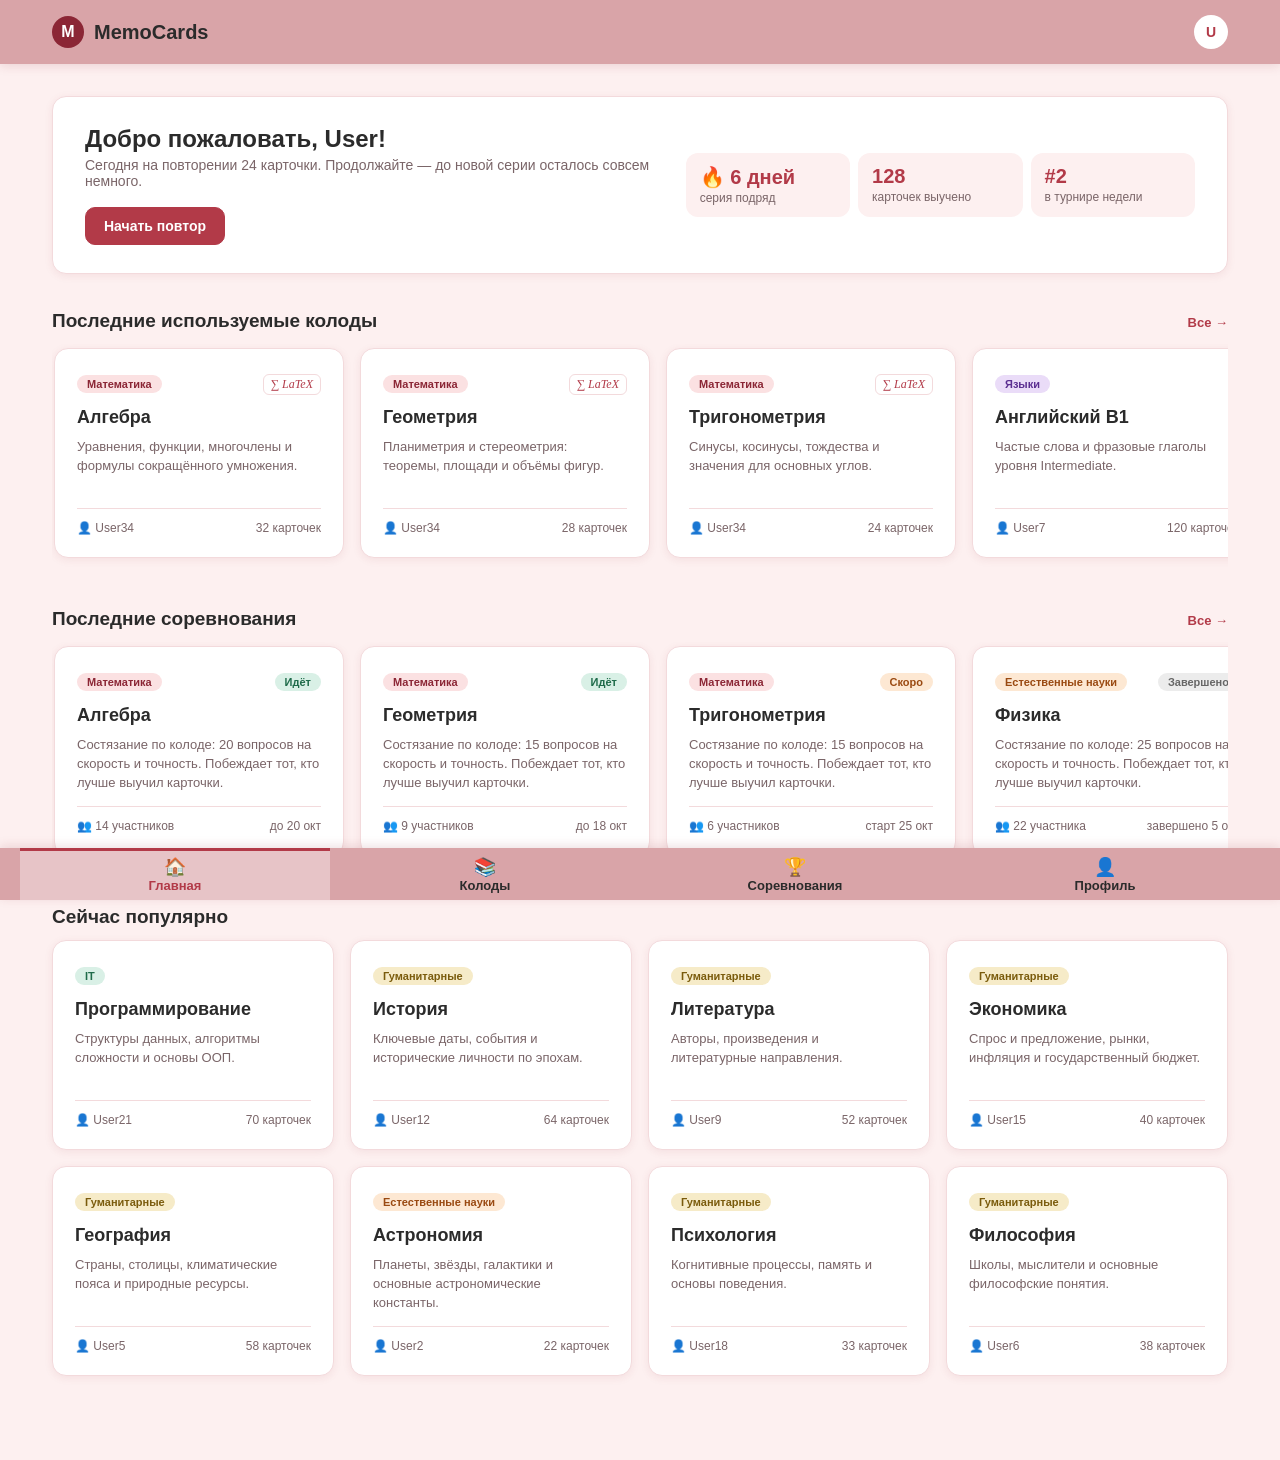
<file: index.html>
<!DOCTYPE html>
<html lang="ru">
<head>
  <meta charset="UTF-8">
  <meta name="viewport" content="width=device-width, initial-scale=1">
  <title>MemoCards — Главная</title>
  <link rel="stylesheet" href="css/styles.css">
</head>
<body>

  <header class="header">
    <div class="header__inner container">
      <div class="header__brand">
        <div class="header__logo">M</div>
        <div class="header__title">MemoCards</div>
      </div>
      <a href="profile.html" class="header__user" aria-label="Профиль">U</a>
    </div>
  </header>

  <main class="content container">
    <section class="hero">
      <div class="hero__text">
        <h1 class="hero__title">Добро пожаловать, User!</h1>
        <p class="hero__sub">Сегодня на повторении 24 карточки. Продолжайте — до новой серии осталось совсем немного.</p>
        <a class="btn" href="decks.html">Начать повтор</a>
      </div>
      <div class="hero__stats">
        <div class="stat"><span class="stat__value">🔥 6 дней</span><span class="stat__label">серия подряд</span></div>
        <div class="stat"><span class="stat__value">128</span><span class="stat__label">карточек выучено</span></div>
        <div class="stat"><span class="stat__value">#2</span><span class="stat__label">в турнире недели</span></div>
      </div>
    </section>
    <section class="section">
      <div class="section__head"><h2 class="section__title">Последние используемые колоды</h2><a class="section__link" href="decks.html">Все →</a></div>
      <div class="card-row">
        <article class="deck-card">
          <div class="deck-card__top"><span class="tag tag--math">Математика</span><span class="badge-latex">∑ LaTeX</span></div>
          <h3 class="deck-card__topic">Алгебра</h3>
          <p class="deck-card__desc">Уравнения, функции, многочлены и формулы сокращённого умножения.</p>
          <div class="deck-card__meta"><span>👤 User34</span><span>32 карточек</span></div>
        </article>
        <article class="deck-card">
          <div class="deck-card__top"><span class="tag tag--math">Математика</span><span class="badge-latex">∑ LaTeX</span></div>
          <h3 class="deck-card__topic">Геометрия</h3>
          <p class="deck-card__desc">Планиметрия и стереометрия: теоремы, площади и объёмы фигур.</p>
          <div class="deck-card__meta"><span>👤 User34</span><span>28 карточек</span></div>
        </article>
        <article class="deck-card">
          <div class="deck-card__top"><span class="tag tag--math">Математика</span><span class="badge-latex">∑ LaTeX</span></div>
          <h3 class="deck-card__topic">Тригонометрия</h3>
          <p class="deck-card__desc">Синусы, косинусы, тождества и значения для основных углов.</p>
          <div class="deck-card__meta"><span>👤 User34</span><span>24 карточек</span></div>
        </article>
        <article class="deck-card">
          <div class="deck-card__top"><span class="tag tag--lang">Языки</span></div>
          <h3 class="deck-card__topic">Английский B1</h3>
          <p class="deck-card__desc">Частые слова и фразовые глаголы уровня Intermediate.</p>
          <div class="deck-card__meta"><span>👤 User7</span><span>120 карточек</span></div>
        </article>
        <article class="deck-card">
          <div class="deck-card__top"><span class="tag tag--science">Естественные науки</span><span class="badge-latex">∑ LaTeX</span></div>
          <h3 class="deck-card__topic">Химия</h3>
          <p class="deck-card__desc">Периодическая таблица, типы реакций и свойства веществ.</p>
          <div class="deck-card__meta"><span>👤 User</span><span>36 карточек</span></div>
        </article>
        <article class="deck-card">
          <div class="deck-card__top"><span class="tag tag--human">Гуманитарные</span></div>
          <h3 class="deck-card__topic">История</h3>
          <p class="deck-card__desc">Ключевые даты, события и исторические личности по эпохам.</p>
          <div class="deck-card__meta"><span>👤 User12</span><span>64 карточек</span></div>
        </article>
        <article class="deck-card">
          <div class="deck-card__top"><span class="tag tag--it">IT</span></div>
          <h3 class="deck-card__topic">Программирование</h3>
          <p class="deck-card__desc">Структуры данных, алгоритмы сложности и основы ООП.</p>
          <div class="deck-card__meta"><span>👤 User21</span><span>70 карточек</span></div>
        </article>
      </div>
    </section>
    <section class="section">
      <div class="section__head"><h2 class="section__title">Последние соревнования</h2><a class="section__link" href="competitions.html">Все →</a></div>
      <div class="card-row">
        <article class="deck-card">
          <div class="deck-card__top"><span class="tag tag--math">Математика</span><span class="tag tag--live">Идёт</span></div>
          <h3 class="deck-card__topic">Алгебра</h3>
          <p class="deck-card__desc">Состязание по колоде: 20 вопросов на скорость и точность. Побеждает тот, кто лучше выучил карточки.</p>
          <div class="deck-card__meta"><span>👥 14 участников</span><span>до 20 окт</span></div>
        </article>
        <article class="deck-card">
          <div class="deck-card__top"><span class="tag tag--math">Математика</span><span class="tag tag--live">Идёт</span></div>
          <h3 class="deck-card__topic">Геометрия</h3>
          <p class="deck-card__desc">Состязание по колоде: 15 вопросов на скорость и точность. Побеждает тот, кто лучше выучил карточки.</p>
          <div class="deck-card__meta"><span>👥 9 участников</span><span>до 18 окт</span></div>
        </article>
        <article class="deck-card">
          <div class="deck-card__top"><span class="tag tag--math">Математика</span><span class="tag tag--soon">Скоро</span></div>
          <h3 class="deck-card__topic">Тригонометрия</h3>
          <p class="deck-card__desc">Состязание по колоде: 15 вопросов на скорость и точность. Побеждает тот, кто лучше выучил карточки.</p>
          <div class="deck-card__meta"><span>👥 6 участников</span><span>старт 25 окт</span></div>
        </article>
        <article class="deck-card">
          <div class="deck-card__top"><span class="tag tag--science">Естественные науки</span><span class="tag tag--done">Завершено</span></div>
          <h3 class="deck-card__topic">Физика</h3>
          <p class="deck-card__desc">Состязание по колоде: 25 вопросов на скорость и точность. Побеждает тот, кто лучше выучил карточки.</p>
          <div class="deck-card__meta"><span>👥 22 участника</span><span>завершено 5 окт</span></div>
        </article>
        <article class="deck-card">
          <div class="deck-card__top"><span class="tag tag--science">Естественные науки</span><span class="tag tag--done">Завершено</span></div>
          <h3 class="deck-card__topic">Биология</h3>
          <p class="deck-card__desc">Состязание по колоде: 20 вопросов на скорость и точность. Побеждает тот, кто лучше выучил карточки.</p>
          <div class="deck-card__meta"><span>👥 11 участников</span><span>завершено 1 окт</span></div>
        </article>
        <article class="deck-card">
          <div class="deck-card__top"><span class="tag tag--lang">Языки</span><span class="tag tag--live">Идёт</span></div>
          <h3 class="deck-card__topic">Английский B1</h3>
          <p class="deck-card__desc">Состязание по колоде: 30 вопросов на скорость и точность. Побеждает тот, кто лучше выучил карточки.</p>
          <div class="deck-card__meta"><span>👥 31 участник</span><span>до 22 окт</span></div>
        </article>
        <article class="deck-card">
          <div class="deck-card__top"><span class="tag tag--human">Гуманитарные</span><span class="tag tag--soon">Скоро</span></div>
          <h3 class="deck-card__topic">История</h3>
          <p class="deck-card__desc">Состязание по колоде: 20 вопросов на скорость и точность. Побеждает тот, кто лучше выучил карточки.</p>
          <div class="deck-card__meta"><span>👥 8 участников</span><span>старт 28 окт</span></div>
        </article>
      </div>
    </section>
    <section class="section">
      <div class="section__head"><h2 class="section__title">Сейчас популярно</h2></div>
      <div class="card-grid">
        <article class="deck-card">
          <div class="deck-card__top"><span class="tag tag--it">IT</span></div>
          <h3 class="deck-card__topic">Программирование</h3>
          <p class="deck-card__desc">Структуры данных, алгоритмы сложности и основы ООП.</p>
          <div class="deck-card__meta"><span>👤 User21</span><span>70 карточек</span></div>
        </article>
        <article class="deck-card">
          <div class="deck-card__top"><span class="tag tag--human">Гуманитарные</span></div>
          <h3 class="deck-card__topic">История</h3>
          <p class="deck-card__desc">Ключевые даты, события и исторические личности по эпохам.</p>
          <div class="deck-card__meta"><span>👤 User12</span><span>64 карточек</span></div>
        </article>
        <article class="deck-card">
          <div class="deck-card__top"><span class="tag tag--human">Гуманитарные</span></div>
          <h3 class="deck-card__topic">Литература</h3>
          <p class="deck-card__desc">Авторы, произведения и литературные направления.</p>
          <div class="deck-card__meta"><span>👤 User9</span><span>52 карточек</span></div>
        </article>
        <article class="deck-card">
          <div class="deck-card__top"><span class="tag tag--human">Гуманитарные</span></div>
          <h3 class="deck-card__topic">Экономика</h3>
          <p class="deck-card__desc">Спрос и предложение, рынки, инфляция и государственный бюджет.</p>
          <div class="deck-card__meta"><span>👤 User15</span><span>40 карточек</span></div>
        </article>
        <article class="deck-card">
          <div class="deck-card__top"><span class="tag tag--human">Гуманитарные</span></div>
          <h3 class="deck-card__topic">География</h3>
          <p class="deck-card__desc">Страны, столицы, климатические пояса и природные ресурсы.</p>
          <div class="deck-card__meta"><span>👤 User5</span><span>58 карточек</span></div>
        </article>
        <article class="deck-card">
          <div class="deck-card__top"><span class="tag tag--science">Естественные науки</span></div>
          <h3 class="deck-card__topic">Астрономия</h3>
          <p class="deck-card__desc">Планеты, звёзды, галактики и основные астрономические константы.</p>
          <div class="deck-card__meta"><span>👤 User2</span><span>22 карточек</span></div>
        </article>
        <article class="deck-card">
          <div class="deck-card__top"><span class="tag tag--human">Гуманитарные</span></div>
          <h3 class="deck-card__topic">Психология</h3>
          <p class="deck-card__desc">Когнитивные процессы, память и основы поведения.</p>
          <div class="deck-card__meta"><span>👤 User18</span><span>33 карточек</span></div>
        </article>
        <article class="deck-card">
          <div class="deck-card__top"><span class="tag tag--human">Гуманитарные</span></div>
          <h3 class="deck-card__topic">Философия</h3>
          <p class="deck-card__desc">Школы, мыслители и основные философские понятия.</p>
          <div class="deck-card__meta"><span>👤 User6</span><span>38 карточек</span></div>
        </article>
      </div>
    </section>
  </main>

  <nav class="bottom-nav">
    <div class="bottom-nav__inner container">
      <a href="index.html" class="bottom-nav__item active"><span class="bottom-nav__icon">🏠</span>Главная</a>
      <a href="decks.html" class="bottom-nav__item"><span class="bottom-nav__icon">📚</span>Колоды</a>
      <a href="competitions.html" class="bottom-nav__item"><span class="bottom-nav__icon">🏆</span>Соревнования</a>
      <a href="profile.html" class="bottom-nav__item"><span class="bottom-nav__icon">👤</span>Профиль</a>
    </div>
  </nav>

  <script src="js/main.js"></script>
</body>
</html>
</file>
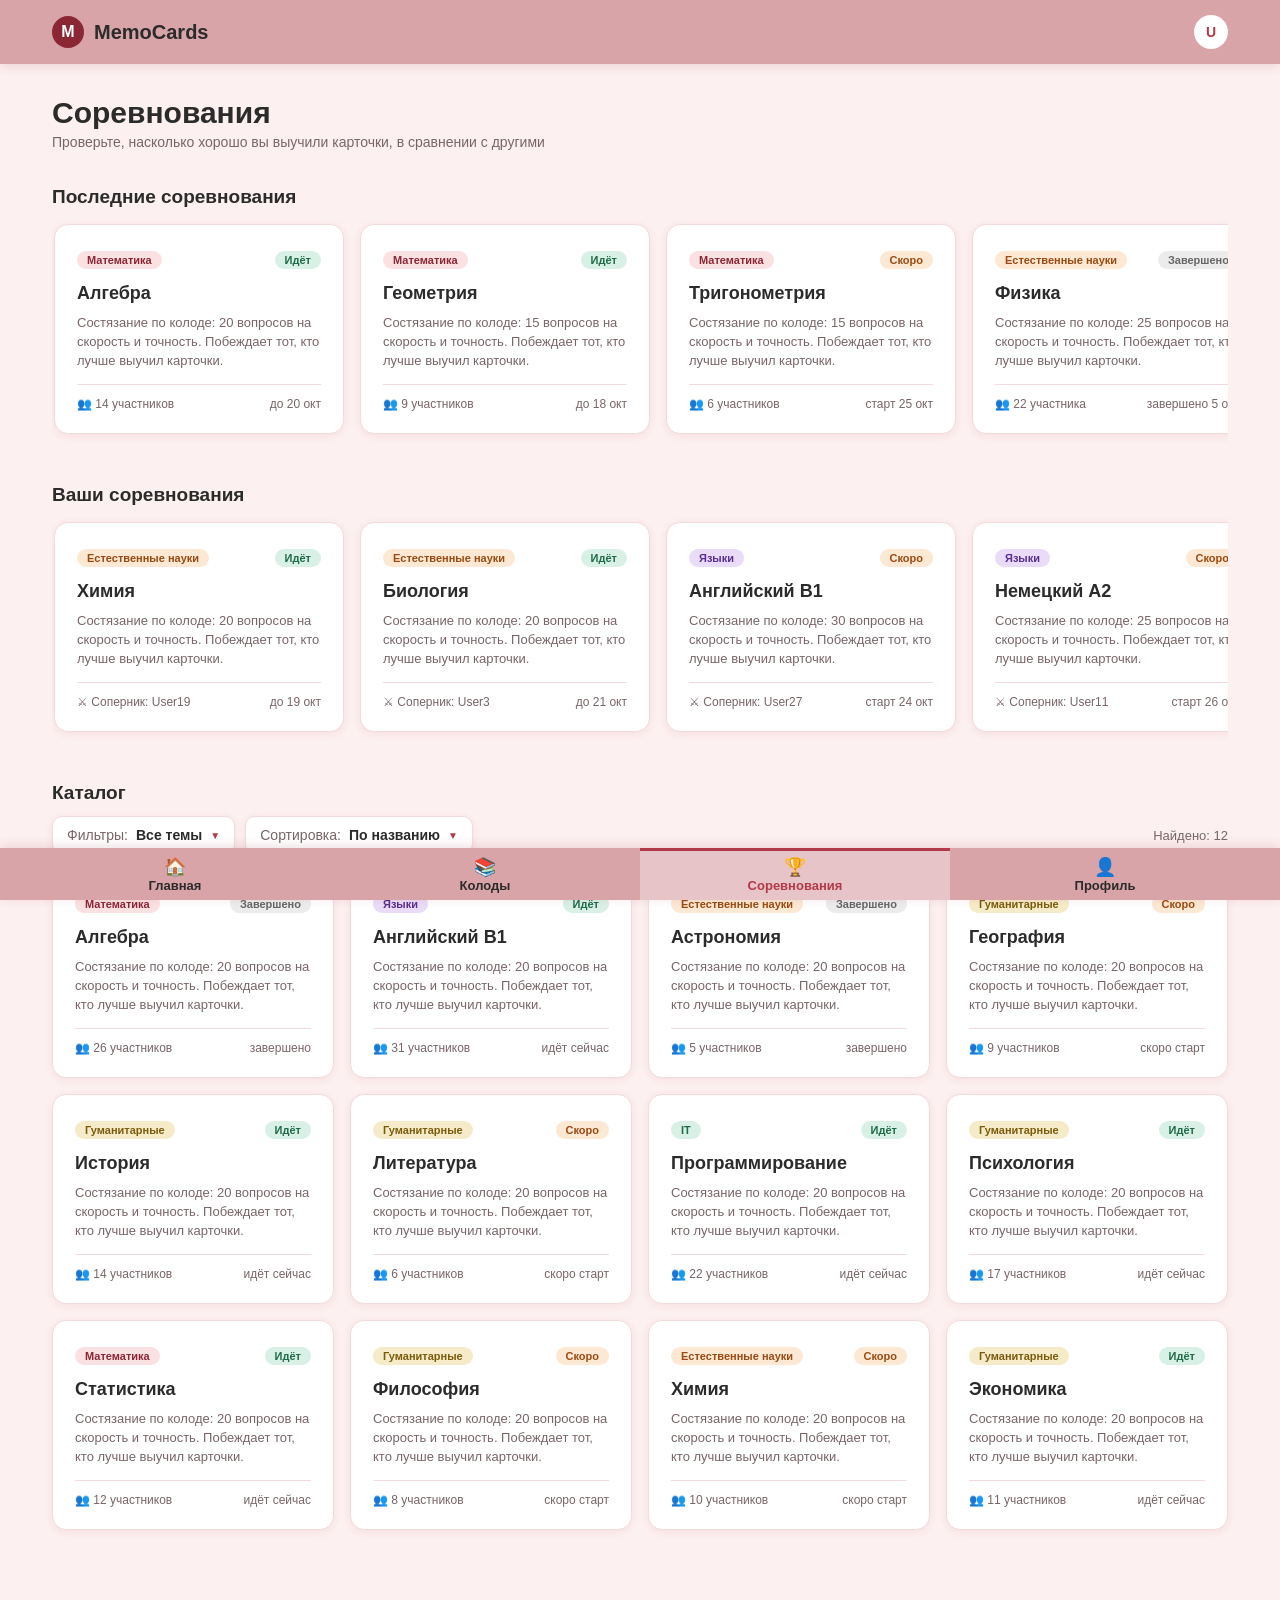
<file: competitions.html>
<!DOCTYPE html>
<html lang="ru">
<head>
  <meta charset="UTF-8">
  <meta name="viewport" content="width=device-width, initial-scale=1">
  <title>MemoCards — Соревнования</title>
  <link rel="stylesheet" href="css/styles.css">
</head>
<body>

  <header class="header">
    <div class="header__inner container">
      <div class="header__brand">
        <div class="header__logo">M</div>
        <div class="header__title">MemoCards</div>
      </div>
      <a href="profile.html" class="header__user" aria-label="Профиль">U</a>
    </div>
  </header>

  <main class="content container">
    <div class="page-head">
      <h1 class="page-head__title">Соревнования</h1>
      <p class="page-head__sub">Проверьте, насколько хорошо вы выучили карточки, в сравнении с другими</p>
    </div>
    <section class="section">
      <div class="section__head"><h2 class="section__title">Последние соревнования</h2></div>
      <div class="card-row">
        <article class="deck-card">
          <div class="deck-card__top"><span class="tag tag--math">Математика</span><span class="tag tag--live">Идёт</span></div>
          <h3 class="deck-card__topic">Алгебра</h3>
          <p class="deck-card__desc">Состязание по колоде: 20 вопросов на скорость и точность. Побеждает тот, кто лучше выучил карточки.</p>
          <div class="deck-card__meta"><span>👥 14 участников</span><span>до 20 окт</span></div>
        </article>
        <article class="deck-card">
          <div class="deck-card__top"><span class="tag tag--math">Математика</span><span class="tag tag--live">Идёт</span></div>
          <h3 class="deck-card__topic">Геометрия</h3>
          <p class="deck-card__desc">Состязание по колоде: 15 вопросов на скорость и точность. Побеждает тот, кто лучше выучил карточки.</p>
          <div class="deck-card__meta"><span>👥 9 участников</span><span>до 18 окт</span></div>
        </article>
        <article class="deck-card">
          <div class="deck-card__top"><span class="tag tag--math">Математика</span><span class="tag tag--soon">Скоро</span></div>
          <h3 class="deck-card__topic">Тригонометрия</h3>
          <p class="deck-card__desc">Состязание по колоде: 15 вопросов на скорость и точность. Побеждает тот, кто лучше выучил карточки.</p>
          <div class="deck-card__meta"><span>👥 6 участников</span><span>старт 25 окт</span></div>
        </article>
        <article class="deck-card">
          <div class="deck-card__top"><span class="tag tag--science">Естественные науки</span><span class="tag tag--done">Завершено</span></div>
          <h3 class="deck-card__topic">Физика</h3>
          <p class="deck-card__desc">Состязание по колоде: 25 вопросов на скорость и точность. Побеждает тот, кто лучше выучил карточки.</p>
          <div class="deck-card__meta"><span>👥 22 участника</span><span>завершено 5 окт</span></div>
        </article>
        <article class="deck-card">
          <div class="deck-card__top"><span class="tag tag--science">Естественные науки</span><span class="tag tag--done">Завершено</span></div>
          <h3 class="deck-card__topic">Биология</h3>
          <p class="deck-card__desc">Состязание по колоде: 20 вопросов на скорость и точность. Побеждает тот, кто лучше выучил карточки.</p>
          <div class="deck-card__meta"><span>👥 11 участников</span><span>завершено 1 окт</span></div>
        </article>
        <article class="deck-card">
          <div class="deck-card__top"><span class="tag tag--lang">Языки</span><span class="tag tag--live">Идёт</span></div>
          <h3 class="deck-card__topic">Английский B1</h3>
          <p class="deck-card__desc">Состязание по колоде: 30 вопросов на скорость и точность. Побеждает тот, кто лучше выучил карточки.</p>
          <div class="deck-card__meta"><span>👥 31 участник</span><span>до 22 окт</span></div>
        </article>
        <article class="deck-card">
          <div class="deck-card__top"><span class="tag tag--human">Гуманитарные</span><span class="tag tag--soon">Скоро</span></div>
          <h3 class="deck-card__topic">История</h3>
          <p class="deck-card__desc">Состязание по колоде: 20 вопросов на скорость и точность. Побеждает тот, кто лучше выучил карточки.</p>
          <div class="deck-card__meta"><span>👥 8 участников</span><span>старт 28 окт</span></div>
        </article>
      </div>
    </section>
    <section class="section">
      <div class="section__head"><h2 class="section__title">Ваши соревнования</h2></div>
      <div class="card-row">
        <article class="deck-card">
          <div class="deck-card__top"><span class="tag tag--science">Естественные науки</span><span class="tag tag--live">Идёт</span></div>
          <h3 class="deck-card__topic">Химия</h3>
          <p class="deck-card__desc">Состязание по колоде: 20 вопросов на скорость и точность. Побеждает тот, кто лучше выучил карточки.</p>
          <div class="deck-card__meta"><span>⚔ Соперник: User19</span><span>до 19 окт</span></div>
        </article>
        <article class="deck-card">
          <div class="deck-card__top"><span class="tag tag--science">Естественные науки</span><span class="tag tag--live">Идёт</span></div>
          <h3 class="deck-card__topic">Биология</h3>
          <p class="deck-card__desc">Состязание по колоде: 20 вопросов на скорость и точность. Побеждает тот, кто лучше выучил карточки.</p>
          <div class="deck-card__meta"><span>⚔ Соперник: User3</span><span>до 21 окт</span></div>
        </article>
        <article class="deck-card">
          <div class="deck-card__top"><span class="tag tag--lang">Языки</span><span class="tag tag--soon">Скоро</span></div>
          <h3 class="deck-card__topic">Английский B1</h3>
          <p class="deck-card__desc">Состязание по колоде: 30 вопросов на скорость и точность. Побеждает тот, кто лучше выучил карточки.</p>
          <div class="deck-card__meta"><span>⚔ Соперник: User27</span><span>старт 24 окт</span></div>
        </article>
        <article class="deck-card">
          <div class="deck-card__top"><span class="tag tag--lang">Языки</span><span class="tag tag--soon">Скоро</span></div>
          <h3 class="deck-card__topic">Немецкий A2</h3>
          <p class="deck-card__desc">Состязание по колоде: 25 вопросов на скорость и точность. Побеждает тот, кто лучше выучил карточки.</p>
          <div class="deck-card__meta"><span>⚔ Соперник: User11</span><span>старт 26 окт</span></div>
        </article>
        <article class="deck-card">
          <div class="deck-card__top"><span class="tag tag--human">Гуманитарные</span><span class="tag tag--done">Завершено</span></div>
          <h3 class="deck-card__topic">География</h3>
          <p class="deck-card__desc">Состязание по колоде: 20 вопросов на скорость и точность. Побеждает тот, кто лучше выучил карточки.</p>
          <div class="deck-card__meta"><span>⚔ Соперник: User5</span><span>завершено 3 окт</span></div>
        </article>
        <article class="deck-card">
          <div class="deck-card__top"><span class="tag tag--science">Естественные науки</span><span class="tag tag--done">Завершено</span></div>
          <h3 class="deck-card__topic">Физика</h3>
          <p class="deck-card__desc">Состязание по колоде: 25 вопросов на скорость и точность. Побеждает тот, кто лучше выучил карточки.</p>
          <div class="deck-card__meta"><span>⚔ Соперник: User8</span><span>завершено 29 сен</span></div>
        </article>
      </div>
    </section>
    <section class="section">
      <div class="section__head"><h2 class="section__title">Каталог</h2></div>
      <div class="toolbar">
        <div class="dropdown" data-dropdown="filter">
          <button class="dropdown__btn" type="button" aria-expanded="false"><span class="dropdown__label">Фильтры:</span><span class="dropdown__value">Все темы</span><span class="dropdown__arrow">▼</span></button>
          <div class="dropdown__menu">
            <button class="dropdown__item is-selected" data-value="all" type="button">Все темы</button>
            <button class="dropdown__item" data-value="math" type="button">Математика</button>
            <button class="dropdown__item" data-value="science" type="button">Естественные науки</button>
            <button class="dropdown__item" data-value="lang" type="button">Языки</button>
            <button class="dropdown__item" data-value="human" type="button">Гуманитарные</button>
            <button class="dropdown__item" data-value="it" type="button">IT</button>
          </div>
        </div>
        <div class="dropdown" data-dropdown="sort">
          <button class="dropdown__btn" type="button" aria-expanded="false"><span class="dropdown__label">Сортировка:</span><span class="dropdown__value">По названию</span><span class="dropdown__arrow">▼</span></button>
          <div class="dropdown__menu">
            <button class="dropdown__item is-selected" data-value="name" type="button">По названию</button>
            <button class="dropdown__item" data-value="popular" type="button">По популярности</button>
            <button class="dropdown__item" data-value="new" type="button">Сначала новые</button>
          </div>
        </div>
        <span class="toolbar__count" data-count>Найдено: 12</span>
      </div>
      <div class="card-grid" data-catalog>
        <article class="deck-card" data-title="История" data-category="human" data-pop="14" data-date="20261001">
          <div class="deck-card__top"><span class="tag tag--human">Гуманитарные</span><span class="tag tag--live">Идёт</span></div>
          <h3 class="deck-card__topic">История</h3>
          <p class="deck-card__desc">Состязание по колоде: 20 вопросов на скорость и точность. Побеждает тот, кто лучше выучил карточки.</p>
          <div class="deck-card__meta"><span>👥 14 участников</span><span>идёт сейчас</span></div>
        </article>
        <article class="deck-card" data-title="География" data-category="human" data-pop="9" data-date="20261002">
          <div class="deck-card__top"><span class="tag tag--human">Гуманитарные</span><span class="tag tag--soon">Скоро</span></div>
          <h3 class="deck-card__topic">География</h3>
          <p class="deck-card__desc">Состязание по колоде: 20 вопросов на скорость и точность. Побеждает тот, кто лучше выучил карточки.</p>
          <div class="deck-card__meta"><span>👥 9 участников</span><span>скоро старт</span></div>
        </article>
        <article class="deck-card" data-title="Программирование" data-category="it" data-pop="22" data-date="20261003">
          <div class="deck-card__top"><span class="tag tag--it">IT</span><span class="tag tag--live">Идёт</span></div>
          <h3 class="deck-card__topic">Программирование</h3>
          <p class="deck-card__desc">Состязание по колоде: 20 вопросов на скорость и точность. Побеждает тот, кто лучше выучил карточки.</p>
          <div class="deck-card__meta"><span>👥 22 участников</span><span>идёт сейчас</span></div>
        </article>
        <article class="deck-card" data-title="Литература" data-category="human" data-pop="6" data-date="20261004">
          <div class="deck-card__top"><span class="tag tag--human">Гуманитарные</span><span class="tag tag--soon">Скоро</span></div>
          <h3 class="deck-card__topic">Литература</h3>
          <p class="deck-card__desc">Состязание по колоде: 20 вопросов на скорость и точность. Побеждает тот, кто лучше выучил карточки.</p>
          <div class="deck-card__meta"><span>👥 6 участников</span><span>скоро старт</span></div>
        </article>
        <article class="deck-card" data-title="Экономика" data-category="human" data-pop="11" data-date="20261005">
          <div class="deck-card__top"><span class="tag tag--human">Гуманитарные</span><span class="tag tag--live">Идёт</span></div>
          <h3 class="deck-card__topic">Экономика</h3>
          <p class="deck-card__desc">Состязание по колоде: 20 вопросов на скорость и точность. Побеждает тот, кто лучше выучил карточки.</p>
          <div class="deck-card__meta"><span>👥 11 участников</span><span>идёт сейчас</span></div>
        </article>
        <article class="deck-card" data-title="Астрономия" data-category="science" data-pop="5" data-date="20261006">
          <div class="deck-card__top"><span class="tag tag--science">Естественные науки</span><span class="tag tag--done">Завершено</span></div>
          <h3 class="deck-card__topic">Астрономия</h3>
          <p class="deck-card__desc">Состязание по колоде: 20 вопросов на скорость и точность. Побеждает тот, кто лучше выучил карточки.</p>
          <div class="deck-card__meta"><span>👥 5 участников</span><span>завершено</span></div>
        </article>
        <article class="deck-card" data-title="Философия" data-category="human" data-pop="8" data-date="20261007">
          <div class="deck-card__top"><span class="tag tag--human">Гуманитарные</span><span class="tag tag--soon">Скоро</span></div>
          <h3 class="deck-card__topic">Философия</h3>
          <p class="deck-card__desc">Состязание по колоде: 20 вопросов на скорость и точность. Побеждает тот, кто лучше выучил карточки.</p>
          <div class="deck-card__meta"><span>👥 8 участников</span><span>скоро старт</span></div>
        </article>
        <article class="deck-card" data-title="Психология" data-category="human" data-pop="17" data-date="20261008">
          <div class="deck-card__top"><span class="tag tag--human">Гуманитарные</span><span class="tag tag--live">Идёт</span></div>
          <h3 class="deck-card__topic">Психология</h3>
          <p class="deck-card__desc">Состязание по колоде: 20 вопросов на скорость и точность. Побеждает тот, кто лучше выучил карточки.</p>
          <div class="deck-card__meta"><span>👥 17 участников</span><span>идёт сейчас</span></div>
        </article>
        <article class="deck-card" data-title="Статистика" data-category="math" data-pop="12" data-date="20261009">
          <div class="deck-card__top"><span class="tag tag--math">Математика</span><span class="tag tag--live">Идёт</span></div>
          <h3 class="deck-card__topic">Статистика</h3>
          <p class="deck-card__desc">Состязание по колоде: 20 вопросов на скорость и точность. Побеждает тот, кто лучше выучил карточки.</p>
          <div class="deck-card__meta"><span>👥 12 участников</span><span>идёт сейчас</span></div>
        </article>
        <article class="deck-card" data-title="Английский B1" data-category="lang" data-pop="31" data-date="20261010">
          <div class="deck-card__top"><span class="tag tag--lang">Языки</span><span class="tag tag--live">Идёт</span></div>
          <h3 class="deck-card__topic">Английский B1</h3>
          <p class="deck-card__desc">Состязание по колоде: 20 вопросов на скорость и точность. Побеждает тот, кто лучше выучил карточки.</p>
          <div class="deck-card__meta"><span>👥 31 участников</span><span>идёт сейчас</span></div>
        </article>
        <article class="deck-card" data-title="Алгебра" data-category="math" data-pop="26" data-date="20261011">
          <div class="deck-card__top"><span class="tag tag--math">Математика</span><span class="tag tag--done">Завершено</span></div>
          <h3 class="deck-card__topic">Алгебра</h3>
          <p class="deck-card__desc">Состязание по колоде: 20 вопросов на скорость и точность. Побеждает тот, кто лучше выучил карточки.</p>
          <div class="deck-card__meta"><span>👥 26 участников</span><span>завершено</span></div>
        </article>
        <article class="deck-card" data-title="Химия" data-category="science" data-pop="10" data-date="20261012">
          <div class="deck-card__top"><span class="tag tag--science">Естественные науки</span><span class="tag tag--soon">Скоро</span></div>
          <h3 class="deck-card__topic">Химия</h3>
          <p class="deck-card__desc">Состязание по колоде: 20 вопросов на скорость и точность. Побеждает тот, кто лучше выучил карточки.</p>
          <div class="deck-card__meta"><span>👥 10 участников</span><span>скоро старт</span></div>
        </article>
      </div>
    </section>
  </main>

  <nav class="bottom-nav">
    <div class="bottom-nav__inner container">
      <a href="index.html" class="bottom-nav__item"><span class="bottom-nav__icon">🏠</span>Главная</a>
      <a href="decks.html" class="bottom-nav__item"><span class="bottom-nav__icon">📚</span>Колоды</a>
      <a href="competitions.html" class="bottom-nav__item active"><span class="bottom-nav__icon">🏆</span>Соревнования</a>
      <a href="profile.html" class="bottom-nav__item"><span class="bottom-nav__icon">👤</span>Профиль</a>
    </div>
  </nav>

  <script src="js/main.js"></script>
</body>
</html>
</file>
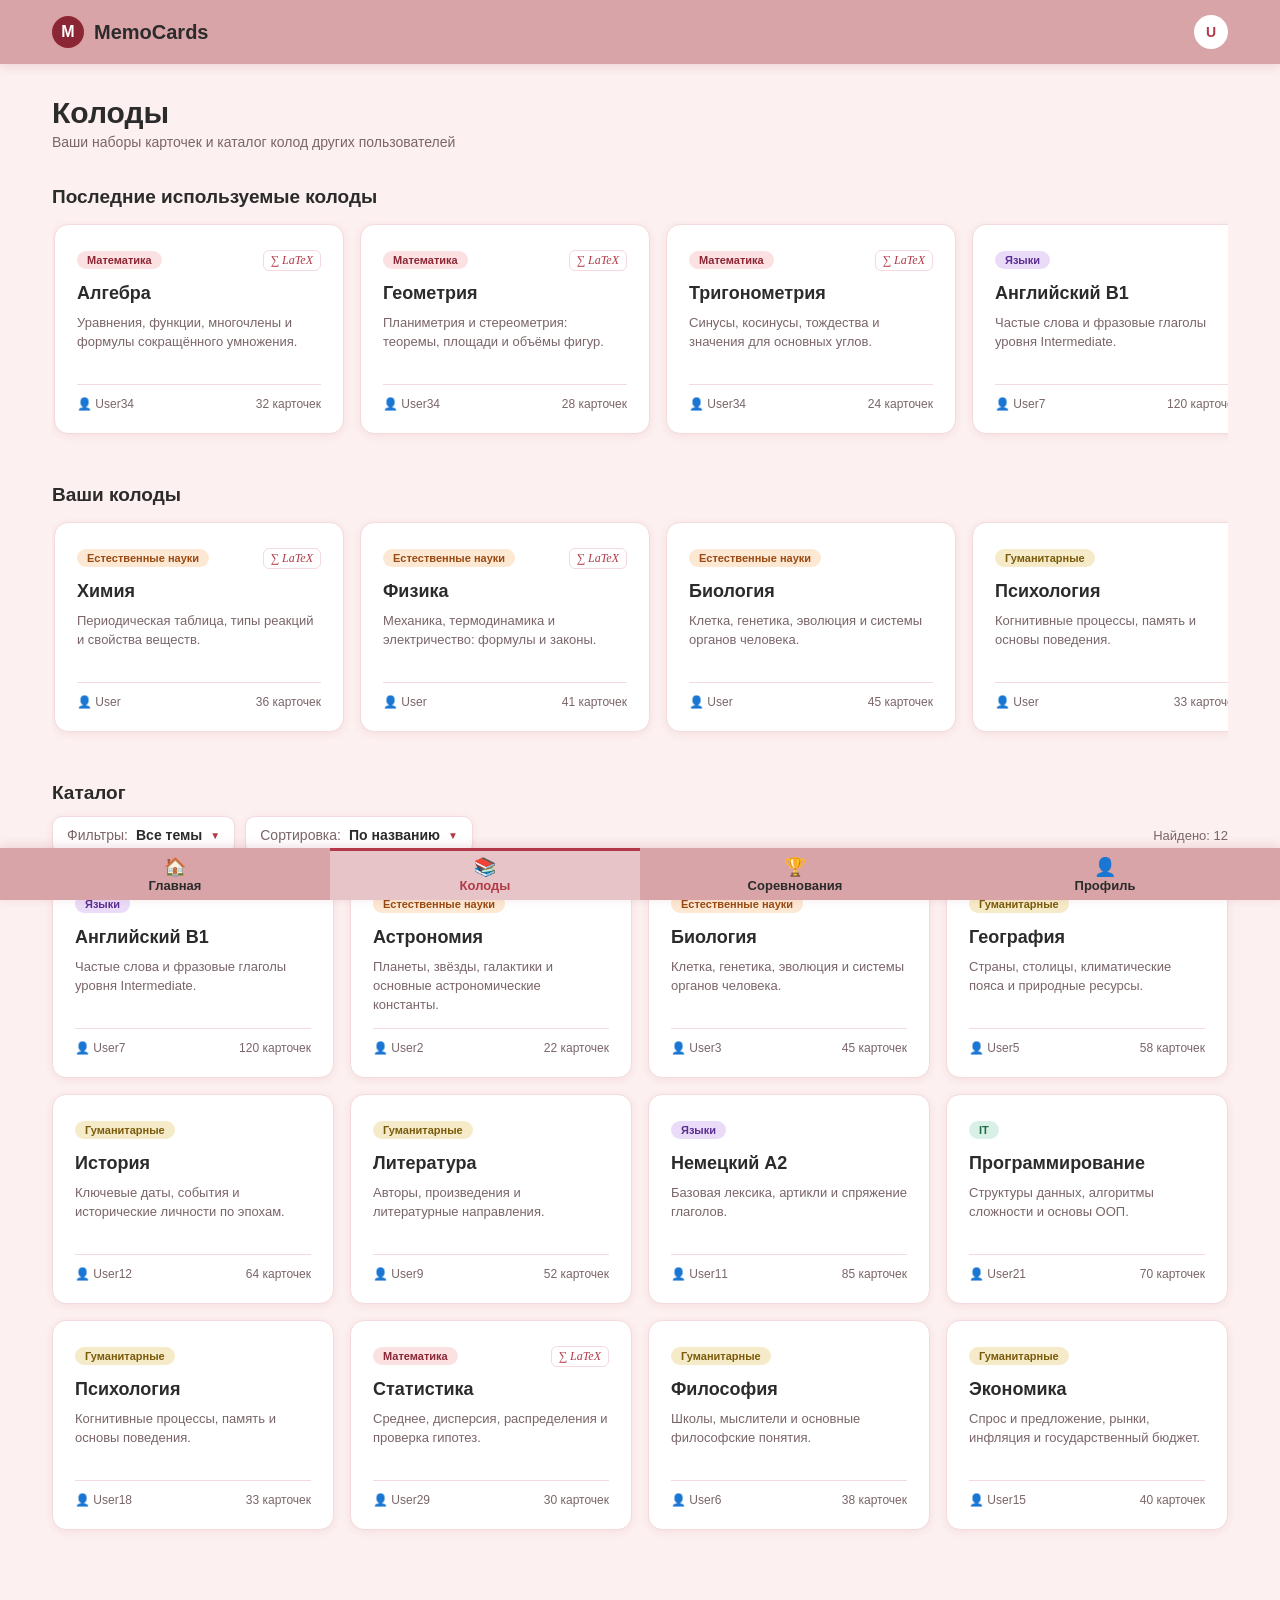
<file: decks.html>
<!DOCTYPE html>
<html lang="ru">
<head>
  <meta charset="UTF-8">
  <meta name="viewport" content="width=device-width, initial-scale=1">
  <title>MemoCards — Колоды</title>
  <link rel="stylesheet" href="css/styles.css">
</head>
<body>

  <header class="header">
    <div class="header__inner container">
      <div class="header__brand">
        <div class="header__logo">M</div>
        <div class="header__title">MemoCards</div>
      </div>
      <a href="profile.html" class="header__user" aria-label="Профиль">U</a>
    </div>
  </header>

  <main class="content container">
    <div class="page-head">
      <h1 class="page-head__title">Колоды</h1>
      <p class="page-head__sub">Ваши наборы карточек и каталог колод других пользователей</p>
    </div>
    <section class="section">
      <div class="section__head"><h2 class="section__title">Последние используемые колоды</h2></div>
      <div class="card-row">
        <article class="deck-card">
          <div class="deck-card__top"><span class="tag tag--math">Математика</span><span class="badge-latex">∑ LaTeX</span></div>
          <h3 class="deck-card__topic">Алгебра</h3>
          <p class="deck-card__desc">Уравнения, функции, многочлены и формулы сокращённого умножения.</p>
          <div class="deck-card__meta"><span>👤 User34</span><span>32 карточек</span></div>
        </article>
        <article class="deck-card">
          <div class="deck-card__top"><span class="tag tag--math">Математика</span><span class="badge-latex">∑ LaTeX</span></div>
          <h3 class="deck-card__topic">Геометрия</h3>
          <p class="deck-card__desc">Планиметрия и стереометрия: теоремы, площади и объёмы фигур.</p>
          <div class="deck-card__meta"><span>👤 User34</span><span>28 карточек</span></div>
        </article>
        <article class="deck-card">
          <div class="deck-card__top"><span class="tag tag--math">Математика</span><span class="badge-latex">∑ LaTeX</span></div>
          <h3 class="deck-card__topic">Тригонометрия</h3>
          <p class="deck-card__desc">Синусы, косинусы, тождества и значения для основных углов.</p>
          <div class="deck-card__meta"><span>👤 User34</span><span>24 карточек</span></div>
        </article>
        <article class="deck-card">
          <div class="deck-card__top"><span class="tag tag--lang">Языки</span></div>
          <h3 class="deck-card__topic">Английский B1</h3>
          <p class="deck-card__desc">Частые слова и фразовые глаголы уровня Intermediate.</p>
          <div class="deck-card__meta"><span>👤 User7</span><span>120 карточек</span></div>
        </article>
        <article class="deck-card">
          <div class="deck-card__top"><span class="tag tag--science">Естественные науки</span><span class="badge-latex">∑ LaTeX</span></div>
          <h3 class="deck-card__topic">Химия</h3>
          <p class="deck-card__desc">Периодическая таблица, типы реакций и свойства веществ.</p>
          <div class="deck-card__meta"><span>👤 User</span><span>36 карточек</span></div>
        </article>
        <article class="deck-card">
          <div class="deck-card__top"><span class="tag tag--human">Гуманитарные</span></div>
          <h3 class="deck-card__topic">История</h3>
          <p class="deck-card__desc">Ключевые даты, события и исторические личности по эпохам.</p>
          <div class="deck-card__meta"><span>👤 User12</span><span>64 карточек</span></div>
        </article>
        <article class="deck-card">
          <div class="deck-card__top"><span class="tag tag--it">IT</span></div>
          <h3 class="deck-card__topic">Программирование</h3>
          <p class="deck-card__desc">Структуры данных, алгоритмы сложности и основы ООП.</p>
          <div class="deck-card__meta"><span>👤 User21</span><span>70 карточек</span></div>
        </article>
      </div>
    </section>
    <section class="section">
      <div class="section__head"><h2 class="section__title">Ваши колоды</h2></div>
      <div class="card-row">
        <article class="deck-card">
          <div class="deck-card__top"><span class="tag tag--science">Естественные науки</span><span class="badge-latex">∑ LaTeX</span></div>
          <h3 class="deck-card__topic">Химия</h3>
          <p class="deck-card__desc">Периодическая таблица, типы реакций и свойства веществ.</p>
          <div class="deck-card__meta"><span>👤 User</span><span>36 карточек</span></div>
        </article>
        <article class="deck-card">
          <div class="deck-card__top"><span class="tag tag--science">Естественные науки</span><span class="badge-latex">∑ LaTeX</span></div>
          <h3 class="deck-card__topic">Физика</h3>
          <p class="deck-card__desc">Механика, термодинамика и электричество: формулы и законы.</p>
          <div class="deck-card__meta"><span>👤 User</span><span>41 карточек</span></div>
        </article>
        <article class="deck-card">
          <div class="deck-card__top"><span class="tag tag--science">Естественные науки</span></div>
          <h3 class="deck-card__topic">Биология</h3>
          <p class="deck-card__desc">Клетка, генетика, эволюция и системы органов человека.</p>
          <div class="deck-card__meta"><span>👤 User</span><span>45 карточек</span></div>
        </article>
        <article class="deck-card">
          <div class="deck-card__top"><span class="tag tag--human">Гуманитарные</span></div>
          <h3 class="deck-card__topic">Психология</h3>
          <p class="deck-card__desc">Когнитивные процессы, память и основы поведения.</p>
          <div class="deck-card__meta"><span>👤 User</span><span>33 карточек</span></div>
        </article>
        <article class="deck-card">
          <div class="deck-card__top"><span class="tag tag--human">Гуманитарные</span></div>
          <h3 class="deck-card__topic">Философия</h3>
          <p class="deck-card__desc">Школы, мыслители и основные философские понятия.</p>
          <div class="deck-card__meta"><span>👤 User</span><span>38 карточек</span></div>
        </article>
        <article class="deck-card">
          <div class="deck-card__top"><span class="tag tag--science">Естественные науки</span></div>
          <h3 class="deck-card__topic">Астрономия</h3>
          <p class="deck-card__desc">Планеты, звёзды, галактики и основные астрономические константы.</p>
          <div class="deck-card__meta"><span>👤 User</span><span>22 карточек</span></div>
        </article>
      </div>
    </section>
    <section class="section">
      <div class="section__head"><h2 class="section__title">Каталог</h2></div>
      <div class="toolbar">
        <div class="dropdown" data-dropdown="filter">
          <button class="dropdown__btn" type="button" aria-expanded="false"><span class="dropdown__label">Фильтры:</span><span class="dropdown__value">Все темы</span><span class="dropdown__arrow">▼</span></button>
          <div class="dropdown__menu">
            <button class="dropdown__item is-selected" data-value="all" type="button">Все темы</button>
            <button class="dropdown__item" data-value="math" type="button">Математика</button>
            <button class="dropdown__item" data-value="science" type="button">Естественные науки</button>
            <button class="dropdown__item" data-value="lang" type="button">Языки</button>
            <button class="dropdown__item" data-value="human" type="button">Гуманитарные</button>
            <button class="dropdown__item" data-value="it" type="button">IT</button>
          </div>
        </div>
        <div class="dropdown" data-dropdown="sort">
          <button class="dropdown__btn" type="button" aria-expanded="false"><span class="dropdown__label">Сортировка:</span><span class="dropdown__value">По названию</span><span class="dropdown__arrow">▼</span></button>
          <div class="dropdown__menu">
            <button class="dropdown__item is-selected" data-value="name" type="button">По названию</button>
            <button class="dropdown__item" data-value="popular" type="button">По популярности</button>
            <button class="dropdown__item" data-value="new" type="button">Сначала новые</button>
          </div>
        </div>
        <span class="toolbar__count" data-count>Найдено: 12</span>
      </div>
      <div class="card-grid" data-catalog>
        <article class="deck-card" data-title="История" data-category="human" data-pop="310" data-date="20261001">
          <div class="deck-card__top"><span class="tag tag--human">Гуманитарные</span></div>
          <h3 class="deck-card__topic">История</h3>
          <p class="deck-card__desc">Ключевые даты, события и исторические личности по эпохам.</p>
          <div class="deck-card__meta"><span>👤 User12</span><span>64 карточек</span></div>
        </article>
        <article class="deck-card" data-title="Английский B1" data-category="lang" data-pop="540" data-date="20261002">
          <div class="deck-card__top"><span class="tag tag--lang">Языки</span></div>
          <h3 class="deck-card__topic">Английский B1</h3>
          <p class="deck-card__desc">Частые слова и фразовые глаголы уровня Intermediate.</p>
          <div class="deck-card__meta"><span>👤 User7</span><span>120 карточек</span></div>
        </article>
        <article class="deck-card" data-title="Программирование" data-category="it" data-pop="720" data-date="20261003">
          <div class="deck-card__top"><span class="tag tag--it">IT</span></div>
          <h3 class="deck-card__topic">Программирование</h3>
          <p class="deck-card__desc">Структуры данных, алгоритмы сложности и основы ООП.</p>
          <div class="deck-card__meta"><span>👤 User21</span><span>70 карточек</span></div>
        </article>
        <article class="deck-card" data-title="География" data-category="human" data-pop="260" data-date="20261004">
          <div class="deck-card__top"><span class="tag tag--human">Гуманитарные</span></div>
          <h3 class="deck-card__topic">География</h3>
          <p class="deck-card__desc">Страны, столицы, климатические пояса и природные ресурсы.</p>
          <div class="deck-card__meta"><span>👤 User5</span><span>58 карточек</span></div>
        </article>
        <article class="deck-card" data-title="Литература" data-category="human" data-pop="190" data-date="20261005">
          <div class="deck-card__top"><span class="tag tag--human">Гуманитарные</span></div>
          <h3 class="deck-card__topic">Литература</h3>
          <p class="deck-card__desc">Авторы, произведения и литературные направления.</p>
          <div class="deck-card__meta"><span>👤 User9</span><span>52 карточек</span></div>
        </article>
        <article class="deck-card" data-title="Экономика" data-category="human" data-pop="230" data-date="20261006">
          <div class="deck-card__top"><span class="tag tag--human">Гуманитарные</span></div>
          <h3 class="deck-card__topic">Экономика</h3>
          <p class="deck-card__desc">Спрос и предложение, рынки, инфляция и государственный бюджет.</p>
          <div class="deck-card__meta"><span>👤 User15</span><span>40 карточек</span></div>
        </article>
        <article class="deck-card" data-title="Астрономия" data-category="science" data-pop="150" data-date="20261007">
          <div class="deck-card__top"><span class="tag tag--science">Естественные науки</span></div>
          <h3 class="deck-card__topic">Астрономия</h3>
          <p class="deck-card__desc">Планеты, звёзды, галактики и основные астрономические константы.</p>
          <div class="deck-card__meta"><span>👤 User2</span><span>22 карточек</span></div>
        </article>
        <article class="deck-card" data-title="Философия" data-category="human" data-pop="140" data-date="20261008">
          <div class="deck-card__top"><span class="tag tag--human">Гуманитарные</span></div>
          <h3 class="deck-card__topic">Философия</h3>
          <p class="deck-card__desc">Школы, мыслители и основные философские понятия.</p>
          <div class="deck-card__meta"><span>👤 User6</span><span>38 карточек</span></div>
        </article>
        <article class="deck-card" data-title="Психология" data-category="human" data-pop="380" data-date="20261009">
          <div class="deck-card__top"><span class="tag tag--human">Гуманитарные</span></div>
          <h3 class="deck-card__topic">Психология</h3>
          <p class="deck-card__desc">Когнитивные процессы, память и основы поведения.</p>
          <div class="deck-card__meta"><span>👤 User18</span><span>33 карточек</span></div>
        </article>
        <article class="deck-card" data-title="Статистика" data-category="math" data-pop="205" data-date="20261010">
          <div class="deck-card__top"><span class="tag tag--math">Математика</span><span class="badge-latex">∑ LaTeX</span></div>
          <h3 class="deck-card__topic">Статистика</h3>
          <p class="deck-card__desc">Среднее, дисперсия, распределения и проверка гипотез.</p>
          <div class="deck-card__meta"><span>👤 User29</span><span>30 карточек</span></div>
        </article>
        <article class="deck-card" data-title="Немецкий A2" data-category="lang" data-pop="175" data-date="20261011">
          <div class="deck-card__top"><span class="tag tag--lang">Языки</span></div>
          <h3 class="deck-card__topic">Немецкий A2</h3>
          <p class="deck-card__desc">Базовая лексика, артикли и спряжение глаголов.</p>
          <div class="deck-card__meta"><span>👤 User11</span><span>85 карточек</span></div>
        </article>
        <article class="deck-card" data-title="Биология" data-category="science" data-pop="420" data-date="20261012">
          <div class="deck-card__top"><span class="tag tag--science">Естественные науки</span></div>
          <h3 class="deck-card__topic">Биология</h3>
          <p class="deck-card__desc">Клетка, генетика, эволюция и системы органов человека.</p>
          <div class="deck-card__meta"><span>👤 User3</span><span>45 карточек</span></div>
        </article>
      </div>
    </section>
  </main>

  <nav class="bottom-nav">
    <div class="bottom-nav__inner container">
      <a href="index.html" class="bottom-nav__item"><span class="bottom-nav__icon">🏠</span>Главная</a>
      <a href="decks.html" class="bottom-nav__item active"><span class="bottom-nav__icon">📚</span>Колоды</a>
      <a href="competitions.html" class="bottom-nav__item"><span class="bottom-nav__icon">🏆</span>Соревнования</a>
      <a href="profile.html" class="bottom-nav__item"><span class="bottom-nav__icon">👤</span>Профиль</a>
    </div>
  </nav>

  <script src="js/main.js"></script>
</body>
</html>
</file>
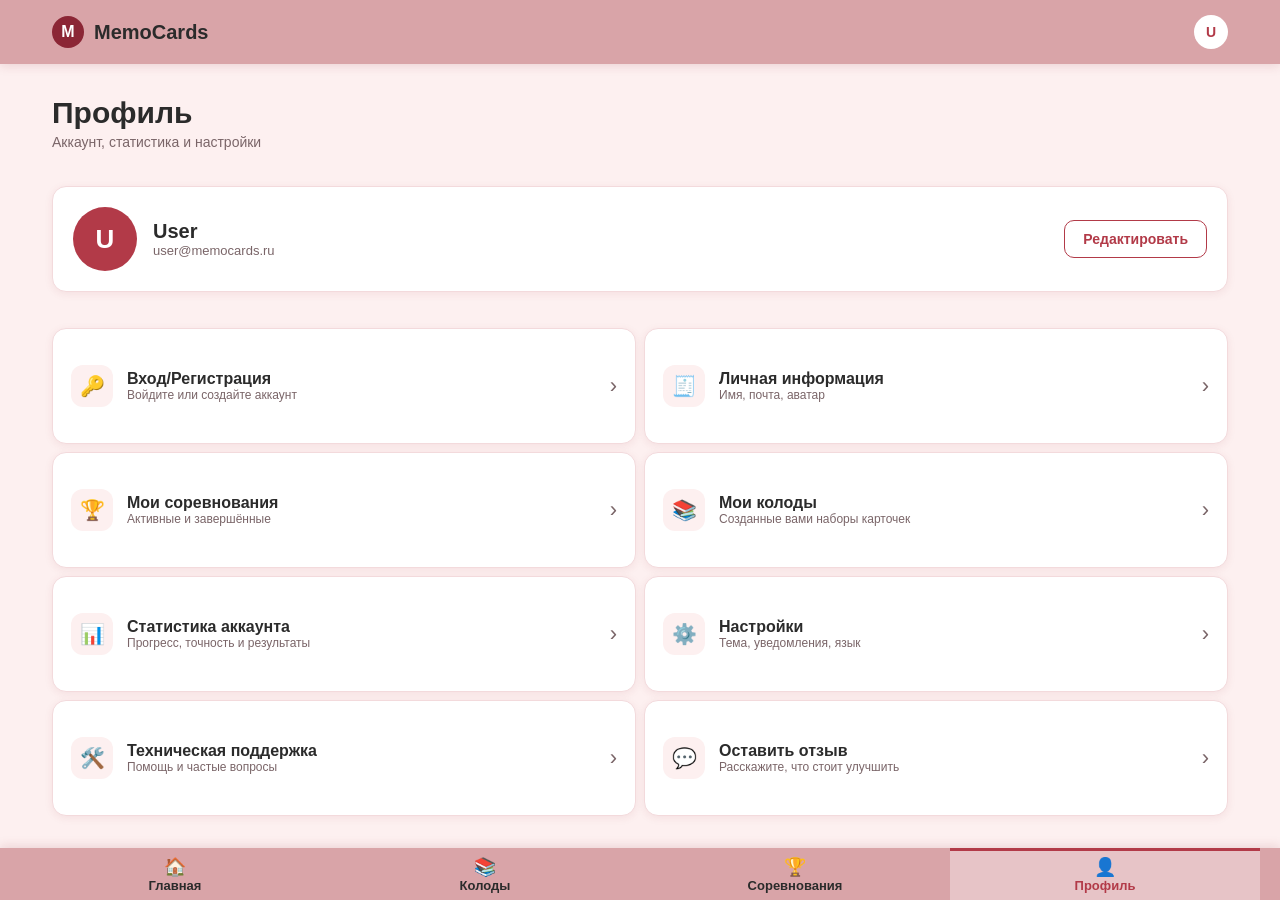
<file: profile.html>
<!DOCTYPE html>
<html lang="ru">
<head>
  <meta charset="UTF-8">
  <meta name="viewport" content="width=device-width, initial-scale=1">
  <title>MemoCards — Профиль</title>
  <link rel="stylesheet" href="css/styles.css">
</head>
<body>

  <header class="header">
    <div class="header__inner container">
      <div class="header__brand">
        <div class="header__logo">M</div>
        <div class="header__title">MemoCards</div>
      </div>
      <a href="profile.html" class="header__user" aria-label="Профиль">U</a>
    </div>
  </header>

  <main class="content container">
    <div class="page-head">
      <h1 class="page-head__title">Профиль</h1>
      <p class="page-head__sub">Аккаунт, статистика и настройки</p>
    </div>
    <section class="profile-card">
      <div class="profile-card__avatar">U</div>
      <div class="profile-card__info">
        <div class="profile-card__name">User</div>
        <div class="profile-card__email">user@memocards.ru</div>
      </div>
      <a class="btn btn--ghost" href="profile.html">Редактировать</a>
    </section>
      <nav class="menu-list">
        <a href="profile.html" class="menu-item"><span class="menu-item__icon">🔑</span><span class="menu-item__text"><span class="menu-item__title">Вход/Регистрация</span><span class="menu-item__sub">Войдите или создайте аккаунт</span></span><span class="menu-item__chevron">›</span></a>
        <a href="profile.html" class="menu-item"><span class="menu-item__icon">🧾</span><span class="menu-item__text"><span class="menu-item__title">Личная информация</span><span class="menu-item__sub">Имя, почта, аватар</span></span><span class="menu-item__chevron">›</span></a>
        <a href="competitions.html" class="menu-item"><span class="menu-item__icon">🏆</span><span class="menu-item__text"><span class="menu-item__title">Мои соревнования</span><span class="menu-item__sub">Активные и завершённые</span></span><span class="menu-item__chevron">›</span></a>
        <a href="decks.html" class="menu-item"><span class="menu-item__icon">📚</span><span class="menu-item__text"><span class="menu-item__title">Мои колоды</span><span class="menu-item__sub">Созданные вами наборы карточек</span></span><span class="menu-item__chevron">›</span></a>
        <a href="profile.html" class="menu-item"><span class="menu-item__icon">📊</span><span class="menu-item__text"><span class="menu-item__title">Статистика аккаунта</span><span class="menu-item__sub">Прогресс, точность и результаты</span></span><span class="menu-item__chevron">›</span></a>
        <a href="profile.html" class="menu-item"><span class="menu-item__icon">⚙️</span><span class="menu-item__text"><span class="menu-item__title">Настройки</span><span class="menu-item__sub">Тема, уведомления, язык</span></span><span class="menu-item__chevron">›</span></a>
        <a href="profile.html" class="menu-item"><span class="menu-item__icon">🛠️</span><span class="menu-item__text"><span class="menu-item__title">Техническая поддержка</span><span class="menu-item__sub">Помощь и частые вопросы</span></span><span class="menu-item__chevron">›</span></a>
        <a href="profile.html" class="menu-item"><span class="menu-item__icon">💬</span><span class="menu-item__text"><span class="menu-item__title">Оставить отзыв</span><span class="menu-item__sub">Расскажите, что стоит улучшить</span></span><span class="menu-item__chevron">›</span></a>
      </nav>
  </main>

  <nav class="bottom-nav">
    <div class="bottom-nav__inner container">
      <a href="index.html" class="bottom-nav__item"><span class="bottom-nav__icon">🏠</span>Главная</a>
      <a href="decks.html" class="bottom-nav__item"><span class="bottom-nav__icon">📚</span>Колоды</a>
      <a href="competitions.html" class="bottom-nav__item"><span class="bottom-nav__icon">🏆</span>Соревнования</a>
      <a href="profile.html" class="bottom-nav__item active"><span class="bottom-nav__icon">👤</span>Профиль</a>
    </div>
  </nav>

  <script src="js/main.js"></script>
</body>
</html>
</file>
<file: css/styles.css>
/* styles.css — скомпилировано из scss/styles.scss (sass scss/styles.scss css/styles.css). Правьте исходники в /scss. */

* {
  box-sizing: border-box;
  margin: 0;
  padding: 0;
}

body {
  font-family: "Segoe UI", Roboto, Arial, sans-serif;
  background: #FDF0F0;
  color: #2B2B2B;
  min-height: 100vh;
  display: flex;
  flex-direction: column;
  justify-content: flex-start;
  align-items: stretch;
  flex-wrap: nowrap;
  gap: 0;
}

a {
  color: inherit;
  text-decoration: none;
}

button {
  font-family: inherit;
  cursor: pointer;
}

.container {
  width: 100%;
  max-width: 520px;
  margin: 0 auto;
}

.header {
  position: sticky;
  top: 0;
  z-index: 20;
  width: 100%;
  height: 56px;
  flex-shrink: 0;
  background: #D9A4A8;
  box-shadow: 0 2px 10px rgba(139, 38, 53, 0.15);
}
.header__inner {
  display: flex;
  flex-direction: row;
  justify-content: space-between;
  align-items: center;
  flex-wrap: nowrap;
  gap: 0;
  height: 100%;
  padding: 0 16px;
}
.header__brand {
  display: flex;
  flex-direction: row;
  justify-content: flex-start;
  align-items: center;
  flex-wrap: nowrap;
  gap: 10px;
}
.header__logo {
  display: flex;
  flex-direction: row;
  justify-content: center;
  align-items: center;
  flex-wrap: nowrap;
  gap: 0;
  width: 32px;
  height: 32px;
  border-radius: 50%;
  background: #8B2635;
  color: #fff;
  font-weight: 700;
}
.header__title {
  font-size: 18px;
  font-weight: 700;
}
.header__user {
  display: flex;
  flex-direction: row;
  justify-content: center;
  align-items: center;
  flex-wrap: nowrap;
  gap: 0;
  width: 34px;
  height: 34px;
  border-radius: 50%;
  background: #fff;
  color: #B23A48;
  font-size: 14px;
  font-weight: 700;
}

.content {
  flex: 1;
  padding: 16px;
  display: flex;
  flex-direction: column;
  justify-content: flex-start;
  align-items: stretch;
  flex-wrap: nowrap;
  gap: 28px;
}

.page-head__title {
  font-size: 26px;
  font-weight: 800;
}
.page-head__sub {
  margin-top: 4px;
  font-size: 14px;
  color: #7A6568;
}

.section__head {
  display: flex;
  flex-direction: row;
  justify-content: space-between;
  align-items: baseline;
  flex-wrap: nowrap;
  gap: 0;
  margin-bottom: 12px;
}
.section__title {
  font-size: 17px;
  font-weight: 700;
}
.section__link {
  font-size: 13px;
  font-weight: 600;
  color: #B23A48;
}
.section__link:hover {
  text-decoration: underline;
}

.btn {
  display: flex;
  flex-direction: row;
  justify-content: center;
  align-items: center;
  flex-wrap: nowrap;
  gap: 6px;
  padding: 10px 18px;
  border: 1px solid #B23A48;
  border-radius: 10px;
  background: #B23A48;
  color: #fff;
  font-size: 14px;
  font-weight: 700;
  transition: background 0.15s, color 0.15s;
}
.btn:hover {
  background: #8F2C38;
}
.btn--ghost {
  background: transparent;
  color: #B23A48;
}
.btn--ghost:hover {
  background: #B23A48;
  color: #fff;
}

.bottom-nav {
  position: sticky;
  bottom: 0;
  z-index: 20;
  width: 100%;
  flex-shrink: 0;
  background: #D9A4A8;
  box-shadow: 0 -2px 10px rgba(139, 38, 53, 0.15);
}
.bottom-nav__inner {
  display: flex;
  flex-direction: row;
  justify-content: space-between;
  align-items: stretch;
  flex-wrap: nowrap;
  gap: 0;
}
.bottom-nav__item {
  flex: 1;
  display: flex;
  flex-direction: column;
  justify-content: center;
  align-items: center;
  flex-wrap: nowrap;
  gap: 2px;
  min-height: 52px;
  padding: 6px 0;
  border-top: 3px solid transparent;
  font-size: 12px;
  font-weight: 600;
}
.bottom-nav__item.active {
  color: #B23A48;
  border-top-color: #B23A48;
  background: rgba(255, 255, 255, 0.35);
}
.bottom-nav__icon {
  font-size: 18px;
  line-height: 1;
}

.hero {
  background: #FFFFFF;
  border-radius: 14px;
  border: 1px solid #F3DADC;
  box-shadow: 0 2px 8px rgba(139, 38, 53, 0.08);
  display: flex;
  flex-direction: column;
  justify-content: flex-start;
  align-items: stretch;
  flex-wrap: nowrap;
  gap: 16px;
  padding: 20px;
}
.hero__text {
  display: flex;
  flex-direction: column;
  justify-content: flex-start;
  align-items: flex-start;
  flex-wrap: nowrap;
  gap: 0;
}
.hero__title {
  font-size: 24px;
  font-weight: 800;
}
.hero__sub {
  margin: 4px 0 14px;
  font-size: 14px;
  color: #7A6568;
}
.hero__stats {
  display: flex;
  flex-direction: row;
  justify-content: flex-start;
  align-items: stretch;
  flex-wrap: wrap;
  gap: 8px;
}

.stat {
  flex: 1 1 96px;
  display: flex;
  flex-direction: column;
  justify-content: flex-start;
  align-items: flex-start;
  flex-wrap: nowrap;
  gap: 2px;
  padding: 12px 14px;
  border-radius: 12px;
  background: #FDF0F0;
}
.stat__value {
  font-size: 20px;
  font-weight: 800;
  color: #B23A48;
}
.stat__label {
  font-size: 12px;
  color: #7A6568;
}

.tag {
  display: inline-block;
  padding: 3px 10px;
  border-radius: 999px;
  font-size: 11px;
  font-weight: 700;
  white-space: nowrap;
}
.tag--math {
  background: #FBE1E2;
  color: #8B2635;
}
.tag--science {
  background: #FDE8D3;
  color: #9A4A12;
}
.tag--lang {
  background: #EADCF8;
  color: #5B2E91;
}
.tag--human {
  background: #F6EBC8;
  color: #7A5B0C;
}
.tag--it {
  background: #D9F0E6;
  color: #1F6B4A;
}
.tag--live {
  background: #D9F0E6;
  color: #1F6B4A;
}
.tag--soon {
  background: #FDE8D3;
  color: #9A4A12;
}
.tag--done {
  background: #ECECEC;
  color: #666666;
}

.badge-latex {
  padding: 2px 7px;
  border: 1px solid #F3DADC;
  border-radius: 6px;
  font-family: "Times New Roman", serif;
  font-size: 12px;
  font-style: italic;
  color: #B23A48;
}

.deck-card {
  background: #FFFFFF;
  border-radius: 14px;
  border: 1px solid #F3DADC;
  box-shadow: 0 2px 8px rgba(139, 38, 53, 0.08);
  display: flex;
  flex-direction: column;
  justify-content: flex-start;
  align-items: stretch;
  flex-wrap: nowrap;
  gap: 10px;
  min-height: 190px;
  padding: 18px;
  transition: transform 0.15s, box-shadow 0.15s;
}
.deck-card:hover {
  transform: translateY(-3px);
  box-shadow: 0 10px 24px rgba(139, 38, 53, 0.18);
}
.deck-card[hidden] {
  display: none;
}
.deck-card__top {
  display: flex;
  flex-direction: row;
  justify-content: space-between;
  align-items: center;
  flex-wrap: nowrap;
  gap: 8px;
  min-height: 26px;
}
.deck-card__topic {
  font-size: 18px;
  font-weight: 700;
}
.deck-card__desc {
  flex: 1;
  font-size: 13px;
  line-height: 1.45;
  color: #7A6568;
}
.deck-card__meta {
  display: flex;
  flex-direction: row;
  justify-content: space-between;
  align-items: center;
  flex-wrap: nowrap;
  gap: 8px;
  padding-top: 12px;
  border-top: 1px solid #F3DADC;
  font-size: 12px;
  color: #7A6568;
}

.card-row {
  display: flex;
  flex-direction: row;
  justify-content: flex-start;
  align-items: stretch;
  flex-wrap: nowrap;
  gap: 16px;
  padding: 4px 2px 14px;
  overflow-x: auto;
  scrollbar-width: thin;
  scrollbar-color: #D9A4A8 transparent;
}
.card-row .deck-card {
  flex: 0 0 240px;
}

.card-grid {
  display: flex;
  flex-direction: row;
  justify-content: flex-start;
  align-items: stretch;
  flex-wrap: wrap;
  gap: 16px;
}
.card-grid .deck-card {
  flex: 0 0 100%;
}

.toolbar {
  display: flex;
  flex-direction: row;
  justify-content: flex-start;
  align-items: center;
  flex-wrap: wrap;
  gap: 10px;
  margin-bottom: 14px;
}
.toolbar__count {
  margin-left: auto;
  font-size: 13px;
  color: #7A6568;
}

.dropdown {
  position: relative;
}
.dropdown__btn {
  display: flex;
  flex-direction: row;
  justify-content: flex-start;
  align-items: center;
  flex-wrap: nowrap;
  gap: 8px;
  padding: 10px 14px;
  border: 1px solid #F3DADC;
  border-radius: 10px;
  background: #FFFFFF;
  box-shadow: 0 2px 8px rgba(139, 38, 53, 0.08);
  font-size: 14px;
  color: #2B2B2B;
}
.dropdown__label {
  color: #7A6568;
}
.dropdown__value {
  font-weight: 700;
}
.dropdown__arrow {
  font-size: 10px;
  color: #B23A48;
  transition: transform 0.15s;
}
.dropdown__menu {
  display: none;
  position: absolute;
  top: calc(100% + 6px);
  left: 0;
  z-index: 30;
  min-width: 230px;
  padding: 6px;
  border: 1px solid #F3DADC;
  border-radius: 12px;
  background: #FFFFFF;
  box-shadow: 0 10px 24px rgba(139, 38, 53, 0.18);
}
.dropdown__item {
  display: flex;
  flex-direction: row;
  justify-content: space-between;
  align-items: center;
  flex-wrap: nowrap;
  gap: 0;
  width: 100%;
  padding: 10px 12px;
  border: none;
  border-radius: 8px;
  background: transparent;
  font-size: 14px;
  text-align: left;
  color: #2B2B2B;
}
.dropdown__item:hover {
  background: #FDF0F0;
}
.dropdown__item.is-selected {
  font-weight: 700;
  color: #B23A48;
}
.dropdown__item.is-selected::after {
  content: "✓";
}
.dropdown.is-open .dropdown__menu {
  display: block;
}
.dropdown.is-open .dropdown__arrow {
  transform: rotate(180deg);
}

.profile-card {
  background: #FFFFFF;
  border-radius: 14px;
  border: 1px solid #F3DADC;
  box-shadow: 0 2px 8px rgba(139, 38, 53, 0.08);
  display: flex;
  flex-direction: row;
  justify-content: flex-start;
  align-items: center;
  flex-wrap: wrap;
  gap: 16px;
  padding: 20px;
}
.profile-card__avatar {
  display: flex;
  flex-direction: row;
  justify-content: center;
  align-items: center;
  flex-wrap: nowrap;
  gap: 0;
  flex-shrink: 0;
  width: 64px;
  height: 64px;
  border-radius: 50%;
  background: #B23A48;
  color: #fff;
  font-size: 26px;
  font-weight: 700;
}
.profile-card__info {
  flex: 1 1 140px;
  min-width: 0;
}
.profile-card__name {
  font-size: 20px;
  font-weight: 800;
}
.profile-card__email {
  font-size: 13px;
  color: #7A6568;
}

.menu-list {
  flex: 1;
  display: flex;
  flex-direction: row;
  justify-content: flex-start;
  align-items: stretch;
  flex-wrap: wrap;
  gap: 8px;
  align-content: stretch;
}

.menu-item {
  background: #FFFFFF;
  border-radius: 14px;
  border: 1px solid #F3DADC;
  box-shadow: 0 2px 8px rgba(139, 38, 53, 0.08);
  display: flex;
  flex-direction: row;
  justify-content: flex-start;
  align-items: center;
  flex-wrap: nowrap;
  gap: 14px;
  flex: 0 0 100%;
  min-height: 64px;
  padding: 0 18px;
  transition: transform 0.15s, box-shadow 0.15s;
}
.menu-item:hover {
  transform: translateY(-2px);
  box-shadow: 0 10px 24px rgba(139, 38, 53, 0.18);
}
.menu-item__icon {
  display: flex;
  flex-direction: row;
  justify-content: center;
  align-items: center;
  flex-wrap: nowrap;
  gap: 0;
  flex-shrink: 0;
  width: 42px;
  height: 42px;
  border-radius: 12px;
  background: #FDF0F0;
  font-size: 20px;
}
.menu-item__text {
  flex: 1;
  display: flex;
  flex-direction: column;
  justify-content: center;
  align-items: flex-start;
  flex-wrap: nowrap;
  gap: 0;
}
.menu-item__title {
  font-size: 16px;
  font-weight: 600;
}
.menu-item__sub {
  font-size: 12px;
  color: #7A6568;
}
.menu-item__chevron {
  font-size: 22px;
  color: #7A6568;
}

@media (min-width: 700px) {
  .container {
    max-width: 760px;
  }
  .card-grid .deck-card {
    flex: 0 0 calc((100% - 16px) / 2);
  }
  .menu-item {
    flex: 0 0 calc((100% - 8px) / 2);
  }
}
@media (min-width: 1000px) {
  .container {
    max-width: 1240px;
  }
  .header {
    height: 64px;
  }
  .header__inner {
    padding: 0 32px;
  }
  .header__title {
    font-size: 20px;
  }
  .content {
    padding: 32px;
    gap: 36px;
  }
  .page-head__title {
    font-size: 30px;
  }
  .section__title {
    font-size: 19px;
  }
  .hero {
    display: flex;
    flex-direction: row;
    justify-content: space-between;
    align-items: center;
    flex-wrap: nowrap;
    gap: 32px;
    padding: 28px 32px;
  }
  .hero__sub {
    margin-bottom: 18px;
  }
  .hero__stats {
    flex: 0 1 560px;
  }
  .deck-card {
    min-height: 210px;
    padding: 22px;
  }
  .card-row .deck-card {
    flex-basis: 290px;
  }
  .card-grid .deck-card {
    flex: 0 0 calc((100% - 48px) / 4);
  }
  .bottom-nav__item {
    font-size: 13px;
  }
}
</file>
